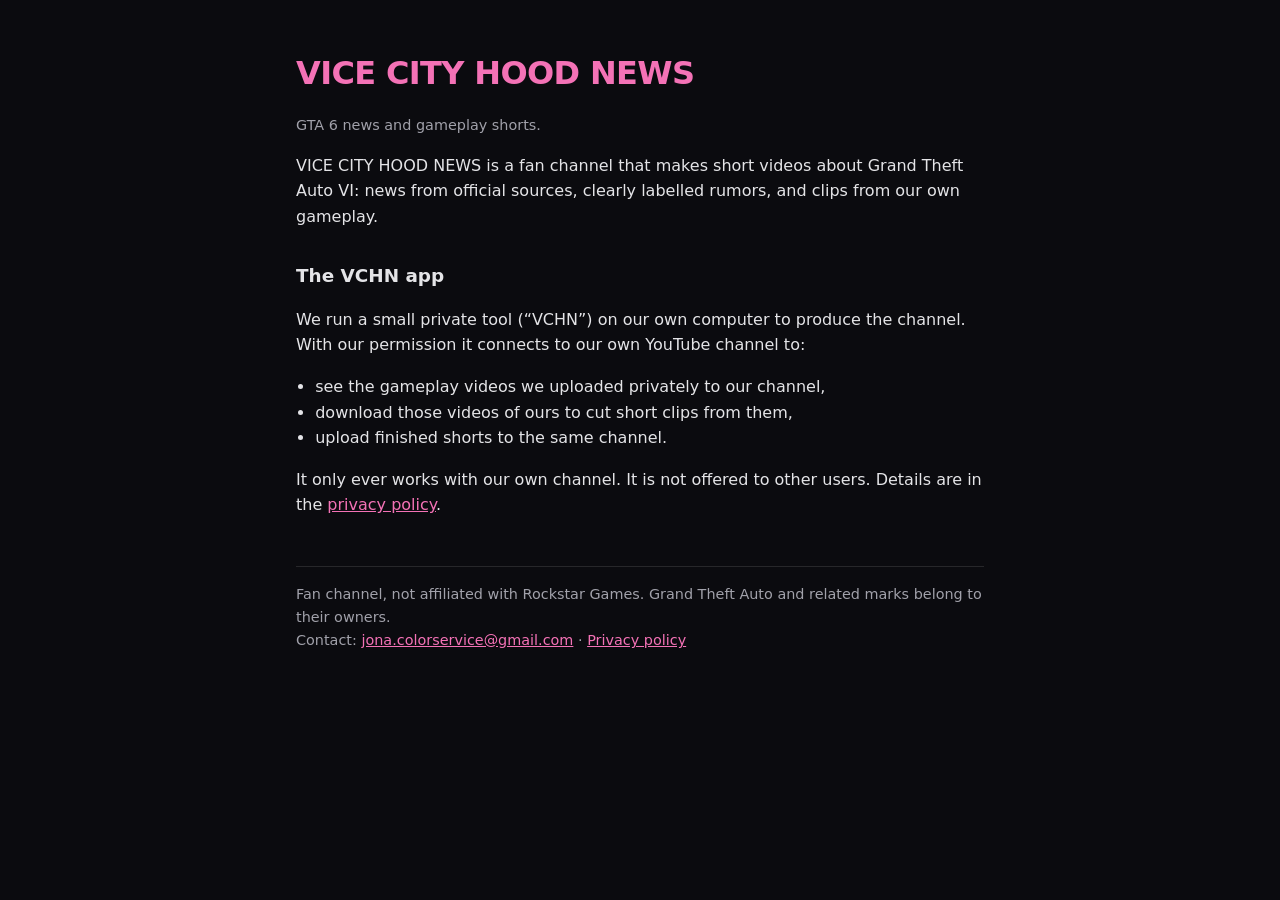
<file: index.html>
<!doctype html>
<html lang="en">
<head>
  <meta charset="utf-8">
  <meta name="viewport" content="width=device-width, initial-scale=1">
  <title>VICE CITY HOOD NEWS</title>
  <meta name="description" content="GTA 6 news and gameplay shorts. Fan channel, not affiliated with Rockstar Games.">
  <link rel="stylesheet" href="style.css">
</head>
<body>
<main>
  <h1>VICE CITY HOOD NEWS</h1>
  <p class="muted">GTA 6 news and gameplay shorts.</p>

  <p>VICE CITY HOOD NEWS is a fan channel that makes short videos about Grand Theft Auto VI: news from official
    sources, clearly labelled rumors, and clips from our own gameplay.</p>

  <h2>The VCHN app</h2>
  <p>We run a small private tool (“VCHN”) on our own computer to produce the channel. With our permission it
    connects to our own YouTube channel to:</p>
  <ul>
    <li>see the gameplay videos we uploaded privately to our channel,</li>
    <li>download those videos of ours to cut short clips from them,</li>
    <li>upload finished shorts to the same channel.</li>
  </ul>
  <p>It only ever works with our own channel. It is not offered to other users. Details are in the
    <a href="privacy.html">privacy policy</a>.</p>

  <footer>
    Fan channel, not affiliated with Rockstar Games. Grand Theft Auto and related marks belong to their owners.<br>
    Contact: <a href="mailto:jona.colorservice@gmail.com">jona.colorservice@gmail.com</a> · <a href="privacy.html">Privacy policy</a>
  </footer>
</main>
</body>
</html>
</file>
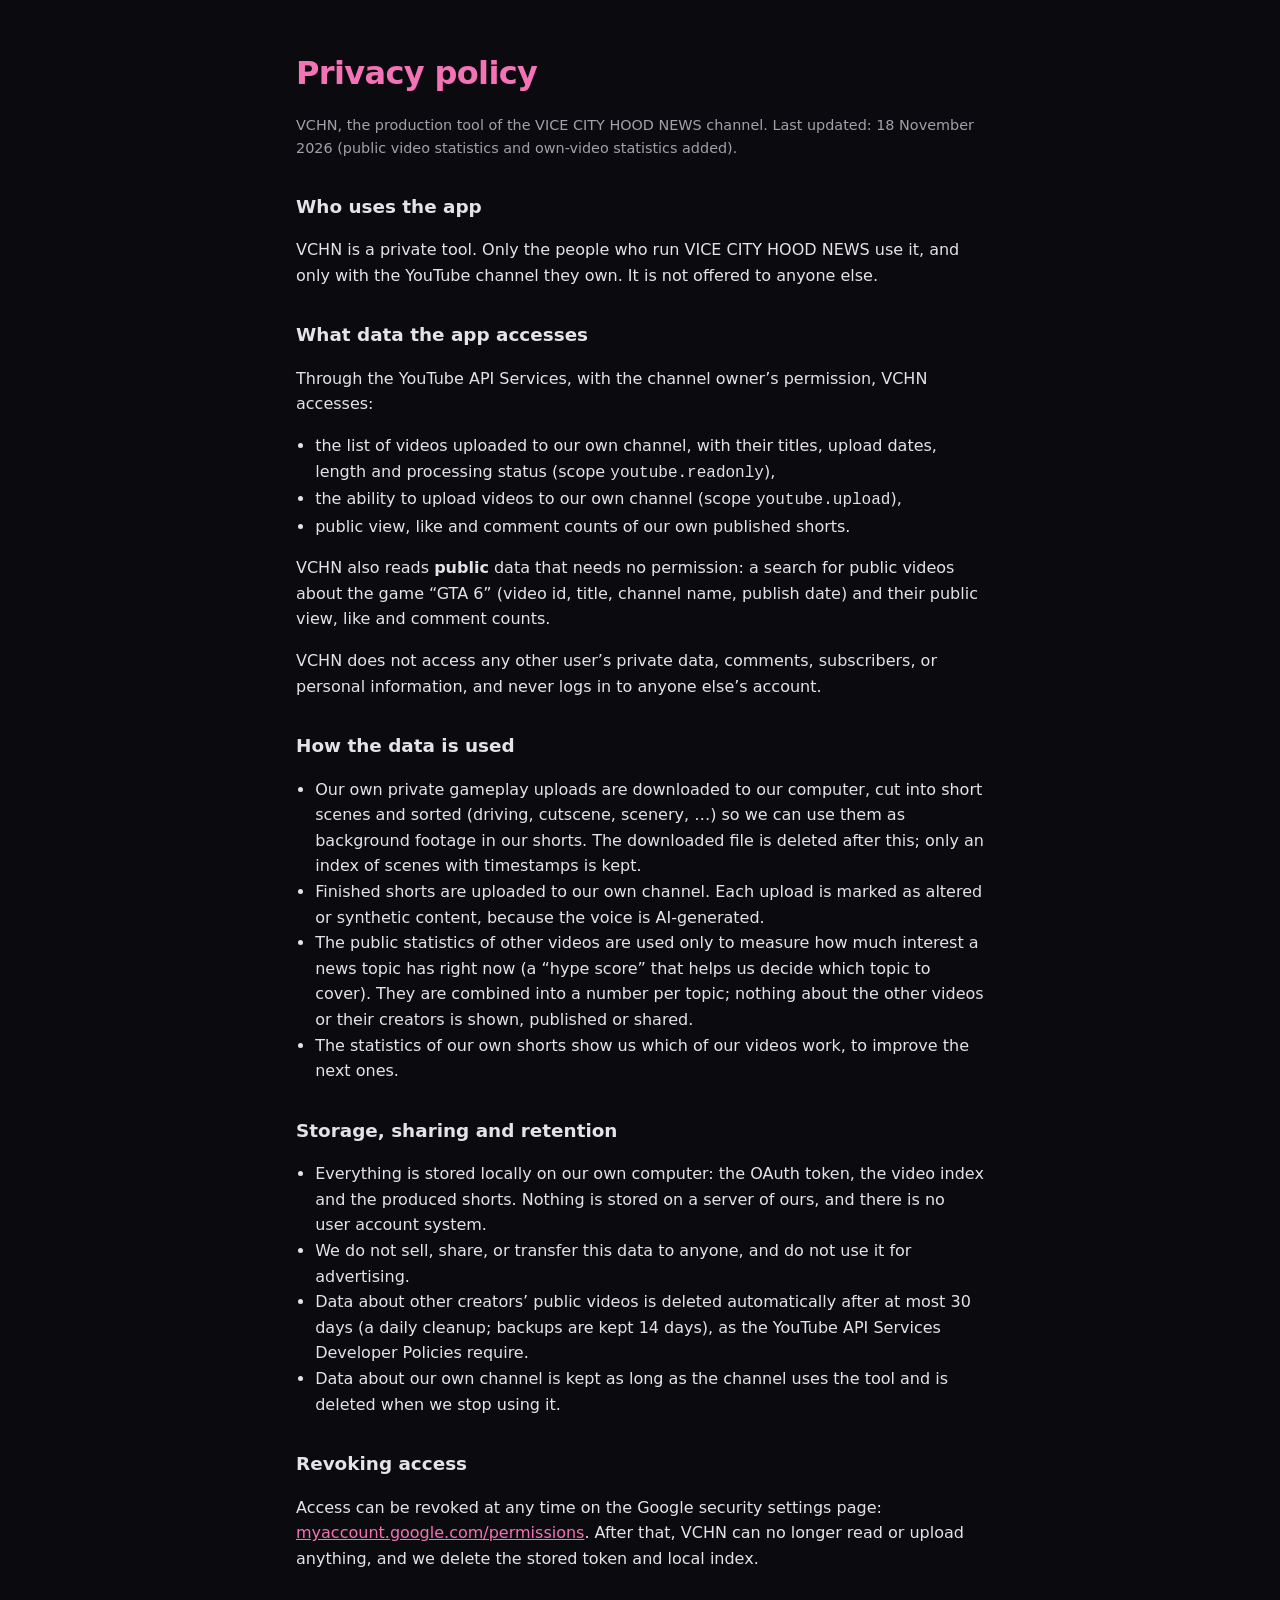
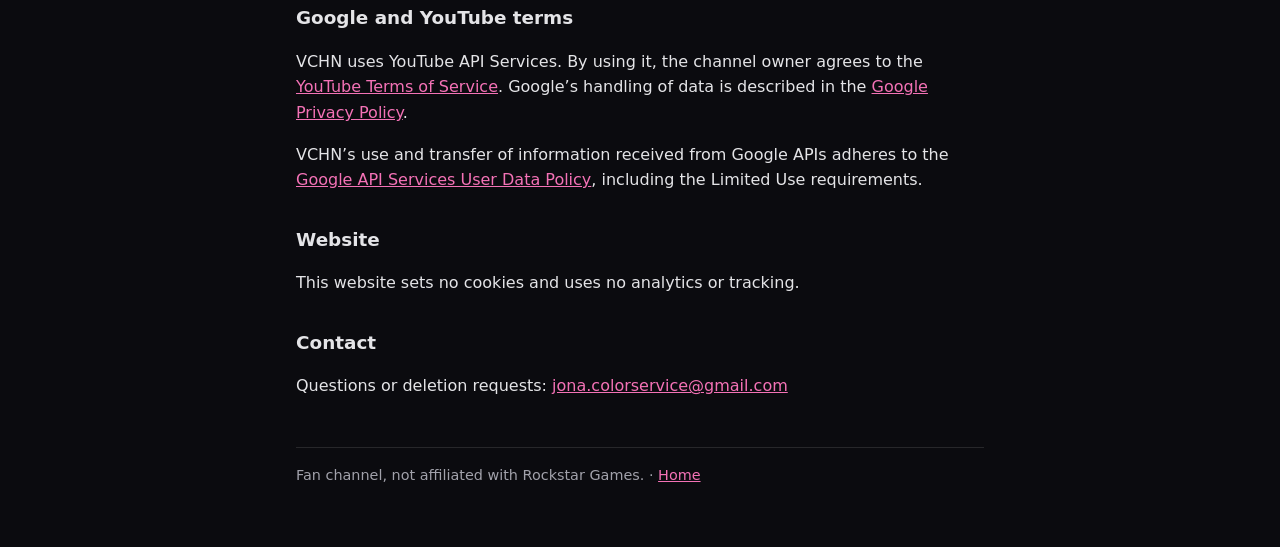
<file: privacy.html>
<!doctype html>
<html lang="en">
<head>
  <meta charset="utf-8">
  <meta name="viewport" content="width=device-width, initial-scale=1">
  <title>VCHN Privacy Policy</title>
  <meta name="description" content="How the VCHN app uses YouTube data.">
  <link rel="stylesheet" href="style.css">
</head>
<body>
<main>
  <h1>Privacy policy</h1>
  <p class="muted">VCHN, the production tool of the VICE CITY HOOD NEWS channel. Last updated: 18 November 2026 (public video statistics and own-video statistics added).</p>

  <h2>Who uses the app</h2>
  <p>VCHN is a private tool. Only the people who run VICE CITY HOOD NEWS use it, and only with the YouTube channel
    they own. It is not offered to anyone else.</p>

  <h2>What data the app accesses</h2>
  <p>Through the YouTube API Services, with the channel owner’s permission, VCHN accesses:</p>
  <ul>
    <li>the list of videos uploaded to our own channel, with their titles, upload dates, length and processing status
      (scope <code>youtube.readonly</code>),</li>
    <li>the ability to upload videos to our own channel (scope <code>youtube.upload</code>),</li>
    <li>public view, like and comment counts of our own published shorts.</li>
  </ul>
  <p>VCHN also reads <strong>public</strong> data that needs no permission: a search for public videos about the
    game “GTA 6” (video id, title, channel name, publish date) and their public view, like and comment counts.</p>
  <p>VCHN does not access any other user’s private data, comments, subscribers, or personal information, and never
    logs in to anyone else’s account.</p>

  <h2>How the data is used</h2>
  <ul>
    <li>Our own private gameplay uploads are downloaded to our computer, cut into short scenes and sorted (driving,
      cutscene, scenery, …) so we can use them as background footage in our shorts. The downloaded file is deleted
      after this; only an index of scenes with timestamps is kept.</li>
    <li>Finished shorts are uploaded to our own channel. Each upload is marked as altered or synthetic content, because
      the voice is AI-generated.</li>
    <li>The public statistics of other videos are used only to measure how much interest a news topic has right now
      (a “hype score” that helps us decide which topic to cover). They are combined into a number per topic; nothing
      about the other videos or their creators is shown, published or shared.</li>
    <li>The statistics of our own shorts show us which of our videos work, to improve the next ones.</li>
  </ul>

  <h2>Storage, sharing and retention</h2>
  <ul>
    <li>Everything is stored locally on our own computer: the OAuth token, the video index and the produced shorts.
      Nothing is stored on a server of ours, and there is no user account system.</li>
    <li>We do not sell, share, or transfer this data to anyone, and do not use it for advertising.</li>
    <li>Data about other creators’ public videos is deleted automatically after at most 30 days (a daily cleanup;
      backups are kept 14 days), as the YouTube API Services Developer Policies require.</li>
    <li>Data about our own channel is kept as long as the channel uses the tool and is deleted when we stop using it.</li>
  </ul>

  <h2>Revoking access</h2>
  <p>Access can be revoked at any time on the Google security settings page:
    <a href="https://myaccount.google.com/permissions">myaccount.google.com/permissions</a>. After that, VCHN can no
    longer read or upload anything, and we delete the stored token and local index.</p>

  <h2>Google and YouTube terms</h2>
  <p>VCHN uses YouTube API Services. By using it, the channel owner agrees to the
    <a href="https://www.youtube.com/t/terms">YouTube Terms of Service</a>. Google’s handling of data is described in
    the <a href="https://policies.google.com/privacy">Google Privacy Policy</a>.</p>
  <p>VCHN’s use and transfer of information received from Google APIs adheres to the
    <a href="https://developers.google.com/terms/api-services-user-data-policy">Google API Services User Data Policy</a>,
    including the Limited Use requirements.</p>

  <h2>Website</h2>
  <p>This website sets no cookies and uses no analytics or tracking.</p>

  <h2>Contact</h2>
  <p>Questions or deletion requests: <a href="mailto:jona.colorservice@gmail.com">jona.colorservice@gmail.com</a></p>

  <footer>Fan channel, not affiliated with Rockstar Games. · <a href="index.html">Home</a></footer>
</main>
</body>
</html>
</file>
<file: style.css>
:root { color-scheme: dark; --bg: #0b0b0f; --fg: #e4e4e7; --muted: #a1a1aa; --accent: #f472b6; }
* { box-sizing: border-box; }
body { margin: 0; background: var(--bg); color: var(--fg); font: 16px/1.6 system-ui, -apple-system, "Segoe UI", sans-serif; }
main { max-width: 720px; margin: 0 auto; padding: 48px 16px 64px; }
h1 { font-size: 2rem; font-weight: 900; letter-spacing: -0.02em; color: var(--accent); margin: 0 0 8px; }
h2 { font-size: 1.15rem; margin: 32px 0 8px; }
p, li { color: var(--fg); }
.muted, footer { color: var(--muted); font-size: 0.9rem; }
a { color: var(--accent); }
ul { padding-left: 1.2rem; }
footer { margin-top: 48px; border-top: 1px solid #27272a; padding-top: 16px; }
</file>
